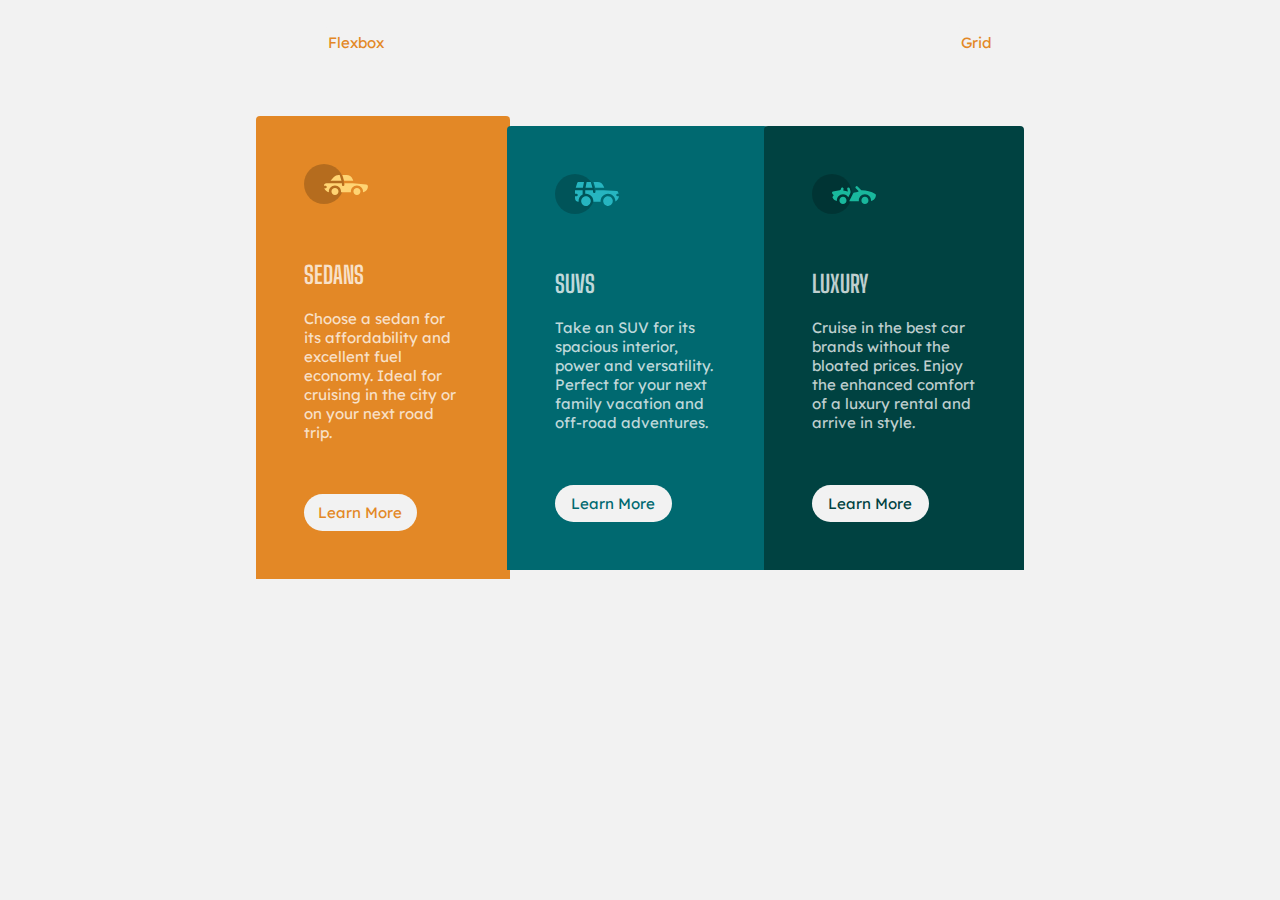
<file: index.html>
<!DOCTYPE html>
<html lang="en">

  <head>
    <meta charset="UTF-8">
    <meta http-equiv="X-UA-Compatible" content="IE=edge">
    <meta name="viewport" content="width=device-width, initial-scale=1.0">
    <link rel="stylesheet" href="./style.css">
    <title>Flexbox Task</title>
  </head>

  <body>
    <nav>
      <ul class="flex">
        <li><a href="index.html" class="btn">Flexbox</a></li>
        <li><a href="grid.html" class="btn">Grid</a></li>
      </ul>
    </nav>

    <main class="mt4">
      <section class="container flex-column flex-row flex-center">
        <article class="sedan">
          <div>
            <img src="./images/icon-sedans.svg" alt="sedans' icon">

            <h2>SEDANS</h2>

            <p>
              Choose a sedan for its affordability and excellent
              fuel economy. Ideal for cruising in the city or on
              your next road trip.
            </p>

            <a href="" class="btn inline-block">
              Learn More
            </a>
          </div>
        </article>

        <article class="suv">
          <div>
            <img src="./images/icon-suvs.svg" alt="suvs' icon">

          <h2>SUVS</h2>

          <p>
            Take an SUV for its spacious interior, power and
            versatility. Perfect for your next family vacation
            and off-road adventures.
          </p>

          <a href="" class="btn inline-block">
            Learn More
          </a>

          </div>          
        </article>

        <article class="luxury">
          <div>
            <img src="./images/icon-luxury.svg" alt="Luxury's icon">

            <h2>LUXURY</h2>
  
            <p>
              Cruise in the best car brands without the bloated prices.
              Enjoy the enhanced comfort of a luxury rental and arrive in style.
            </p>
  
            <a href="" class="btn inline-block">
              Learn More
            </a>  
          </div>
        </article>
      </section>
    </main>
  </body>

</html>
</file>
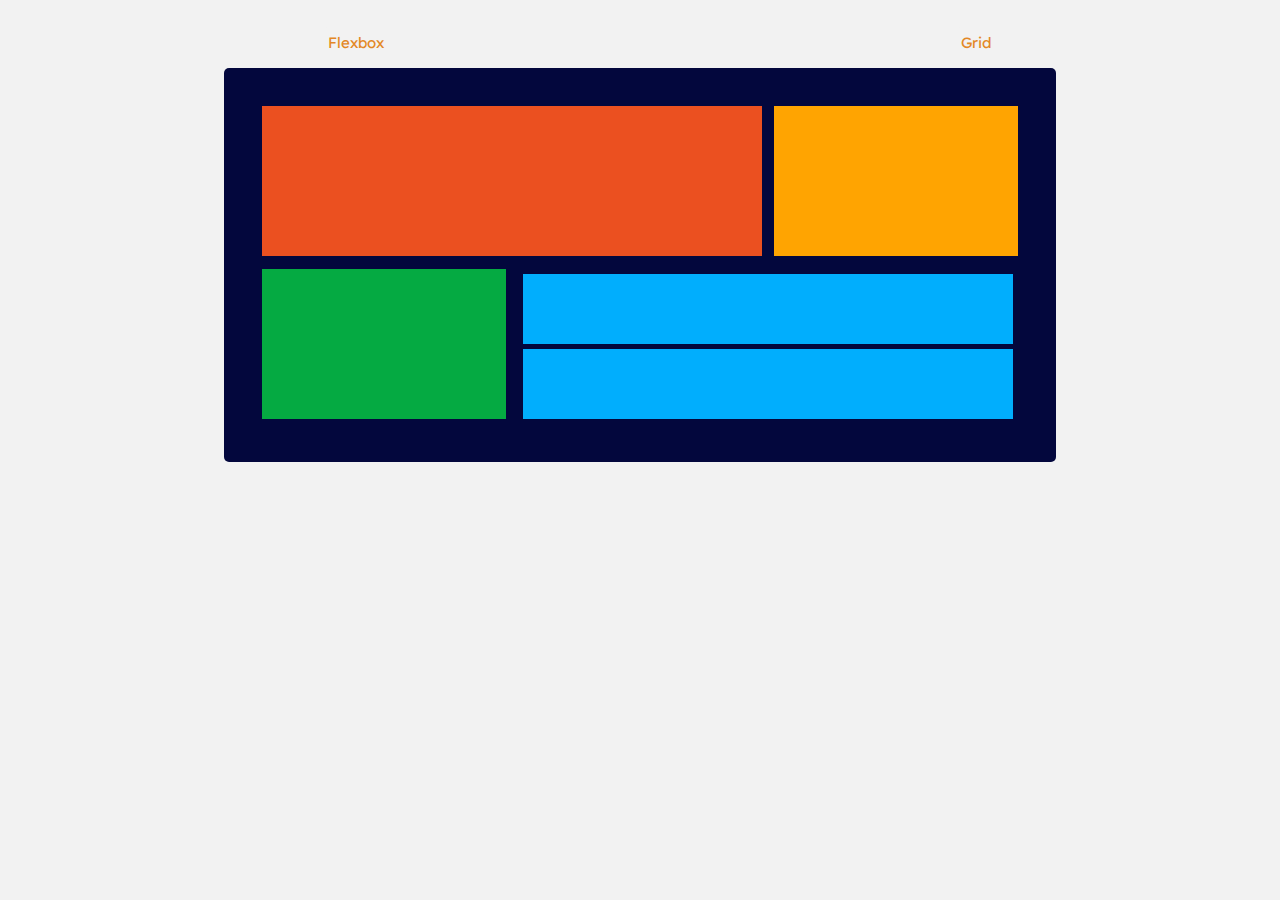
<file: grid.html>
<!DOCTYPE html>
<html lang="en">

<head>
  <meta charset="UTF-8">
  <meta http-equiv="X-UA-Compatible" content="IE=edge">
  <meta name="viewport" content="width=device-width, initial-scale=1.0">
  <link rel="stylesheet" href="./style.css">
  <link rel="stylesheet" href="./grid.css">
  <title>Grid</title>
</head>

<body>
  <nav>
    <ul class="flex">
      <li><a href="index.html" class="btn">Flexbox</a></li>
      <li><a href="grid.html" class="btn">Grid</a></li>
    </ul>
  </nav>

  <main class="mt4 flex-column flex-center">
    <section class="dark-bg container grid">
      <article class="orange"></article>

      <article class="yellow"></article>

      <article class="green"></article>

      <div class="blues">
        <article class="blue"></article>
        
        <article class="blue light"></article>
      </div>
    </section>
  </main>
</body>

</html>
</file>
<file: style.css>
@import url('https://fonts.googleapis.com/css2?family=Lexend+Deca:wght@100;300&display=swap');
@import url('https://fonts.googleapis.com/css2?family=Big+Shoulders+Display:wght@300;400;500&family=Lexend+Deca:wght@100;300&display=swap');

/* variable */
:root {
  --color-primary: hsl(31, 77%, 52%);
  --color-secondary: hsl(184, 100%, 22%);
  --color-tertiary: hsl(179, 100%, 13%);
  --color-white: hsla(0, 0%, 100%, 0.75);
  --color-gray: hsl(0, 0%, 95%);
}

/* General styling */
body {
  margin: 0;
  padding: 0;
  background: var(--color-gray);
  font-family: 'Lexend Deca', sans-serif;
  font-weight: 400;
  color: var(--color-white);
}

a {
  text-decoration: none;
  color: var(--color-primary);
}

h2 {
  font-family: 'Big Shoulders Display', cursive;
  font-weight: 700;
}

li {
  list-style: none;
}

.mt4 {
  margin-top: 4em;
}

.btn {
  background-color: var(--color-gray);
  font-size: 15px;
  border: thin 1px var(--color-gray);
  border-radius: 30px;
  margin-top: 1.5em;
  width: 60%;
  padding: 0.6em;
  text-align: center;
}

.btn:hover{
  filter: brightness(0.85);
  transition: 0.5s;
}

.btn:active{
  filter: brightness(0.9);
  transition: 0.5s;
}

img {
  margin-bottom: 2em;
}

p {
  margin-bottom: 2em;
  font-size: 15px;
}

.flex {
  display: flex;
  justify-content: space-around;
  margin-top: 2em;
}

.flex-column {
  display: flex;
  flex-direction: column;
}

.flex-center {
  margin: auto;
  justify-content: center;
  align-items: center;
}

.container {
  width: 60%;
}

.inline-block {
  display: inline-block;
}

/* sedan */
.sedan {
  background-color: var(--color-primary);
  border-radius: 0.25rem 0.25rem 0 0;
  padding: 3em;
  margin: 0;
}

.sedan:hover {
  transform: scale(1.05);
  transition: all 0.5s ease-in-out;
}

.sedan a {
  color: var(--color-primary);
}

/* suv */
.suv {
  background-color: var(--color-secondary);
  border-radius: 0.25rem 0.25rem 0 0;
  padding: 3em;
  margin: 0;
  margin-left: -3.5px;
}

.suv:hover {
  transform: scale(1.05);
  transition: all 0.5s ease-in-out;
}

.suv a {
  color: var(--color-secondary);
}

/* luxury */
.luxury {
  background-color: var(--color-tertiary);
  border-radius: 0.25rem 0.25rem 0 0;
  padding: 3em;
  margin: 0;
  margin-left: -3.5px;
}

.luxury:hover {
  transform: scale(1.05);
  transition: all 0.5s ease-in-out;
}

.luxury a {
  color: var(--color-tertiary);
}

/* Mobile size */
@media only screen and (min-width: 375px) {
  .flex-row {
    flex-direction: row;
  }
}
</file>
<file: grid.css>
/* General styling */
.container {
  width: 60%;
  padding: 2em;
  border-radius: 5px;
}

.grid {
  display: grid;
  grid-template-columns: 1fr 1fr 1fr;
}

.dark-bg {
  background-color: rgb(3, 7, 61);
}

div {
  margin: 0.4em;
}

/* Grid styling */
.orange {
  margin: 0.4em;
  background: #eb5020;
  /* width: 2fr; */
  height: 150px;
  grid-column: span 2;
}

.yellow {
  margin: 0.4em;
  background: #ffa401;
  /* width: 150px; */
  height: 150px;
}

.green {
  margin: 0.4em;
  background: #05aa42;
  /* width: 1fr; */
  height: 150px;
  grid-column: span 1;
}

.blues {
  grid-column: span 2;
}

.blue {
  margin: 0.3em;
  background: #01aefd;
  /* width: 2fr; */
  height: 70px;
  /* grid-column: span 4;
  border: 1px solid black; */
}

.light-bl {
  background: #add8e6;
}
</file>
